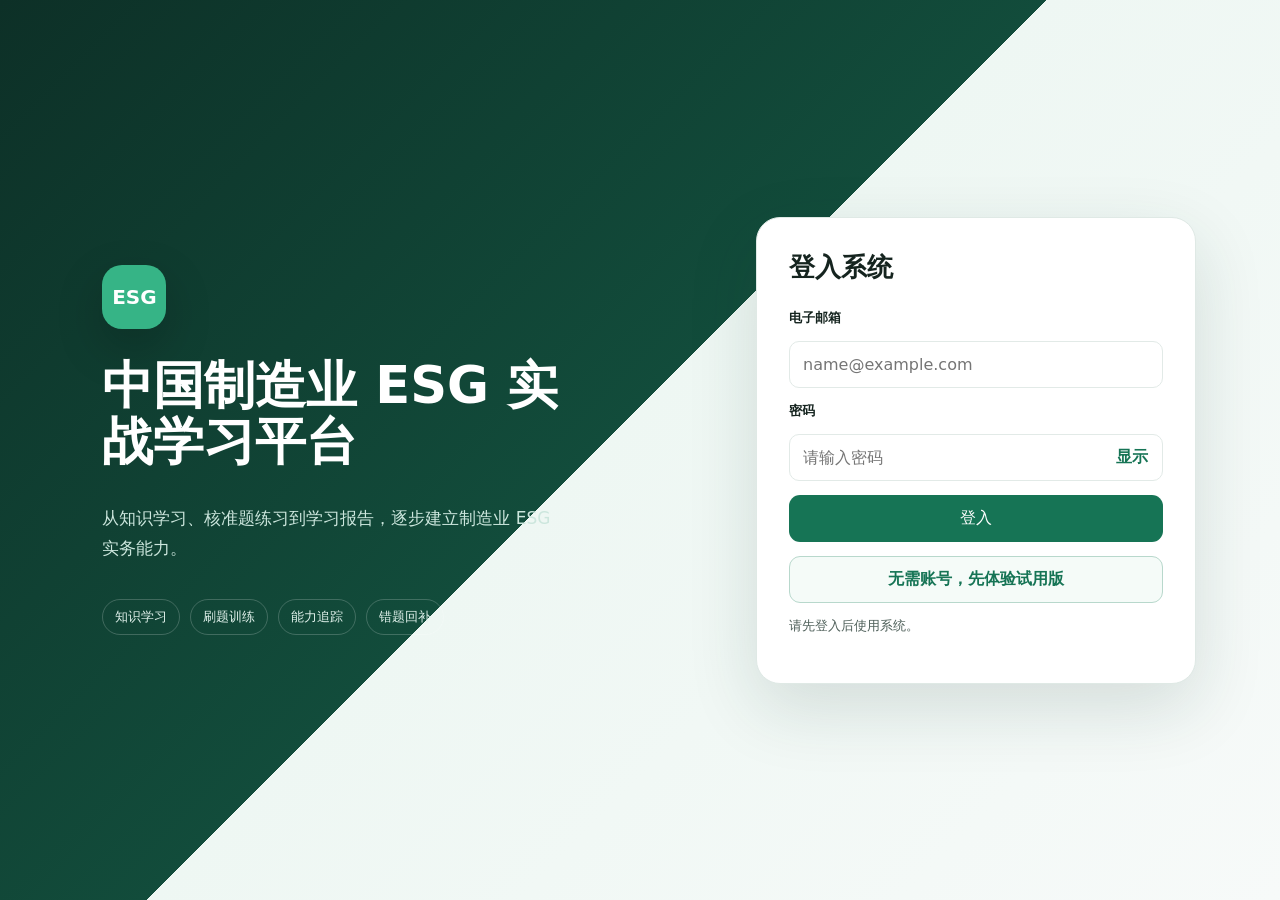
<file: index.html>
<!doctype html><html lang="zh-CN"><head><meta charset="utf-8"><meta name="viewport" content="width=device-width,initial-scale=1,viewport-fit=cover"><title>System-ESG｜中国制造业 ESG 实战能力平台</title>
<meta name="referrer" content="no-referrer"><link rel="icon" href="assets/favicon.svg" type="image/svg+xml"><link rel="stylesheet" href="assets/styles.css"><meta http-equiv="Content-Security-Policy" content="default-src 'self'; script-src 'self'; style-src 'self' 'unsafe-inline'; connect-src 'self' https://*.supabase.co wss://*.supabase.co; img-src 'self' data:; font-src 'self'; object-src 'none'; base-uri 'self'; form-action 'self'; upgrade-insecure-requests"></head><body class="auth-pending"><div class="app"><aside class="side"><div class="brand"><div class="logo">EC</div><div><b>ESG & Carbon</b><small>V3.7 历届考题版</small></div></div><nav class="nav" id="nav">
<button class="active" data-view="dash" aria-current="page">🏠 <span class="lab">学习总览</span></button><button data-view="learn">📚 <span class="lab">知识学习</span></button><button data-view="practice">📝 <span class="lab">刷题训练</span></button><button data-view="past37">🗂️ <span class="lab">历届考题</span></button><button data-view="exam">⏱️ <span class="lab">模拟考试</span></button><button data-view="wrong">🔁 <span class="lab">错题回补</span></button><button data-view="ability">🎯 <span class="lab">学习报告</span></button><button data-view="sources">🏛️ <span class="lab">官方资料库</span></button><button data-view="engine">⚙️ <span class="lab">题库说明</span></button></nav></aside><main class="main"><div class="top"><div><h1 id="title">学习总览</h1><p id="desc">查看学习进度、练习成果与能力追踪。</p></div><span class="badge" id="trackBadge">全体系学习</span></div>
<section class="view active" id="dash"><div class="hero"><div><div class="k" style="color:#a8d8c8">V4.1.11 正式版</div><h2>中国制造业 ESG 实战学习平台</h2><p>通过核准题练习、个性化学习与错题回补，持续追踪实务能力。</p><button class="btn" style="margin-top:13px;background:#fff;color:#103b30" data-onclick="go('practice')">开始练习</button></div><div class="big" id="heroProg">0%</div></div><div class="grid g4 section"><div class="card metric"><div><div class="k">核心知识点</div><div class="num" id="mKp">300</div><small>10 大模块</small></div><div class="mi">🧩</div></div><div class="card metric"><div><div class="k">题库总量</div><div class="num" id="mQ">15</div><small>当前法域核准题</small></div><div class="mi">📝</div></div><div class="card metric"><div><div class="k">已完成题目</div><div class="num" id="mDone">0</div><small id="mAcc">正确率 0%</small></div><div class="mi">✅</div></div><div class="card metric"><div><div class="k">错题待补</div><div class="num" id="mWrong">0</div><small>自动收集</small></div><div class="mi">🎯</div></div></div><div class="section"><div class="head"><h3>10 大学习模块</h3><span>按模块逐步推进</span></div><div class="modules" id="moduleCards"></div></div></section>
<section class="view" id="learn"><div class="controls"><select class="sel" id="learnModule"></select><input class="search" id="learnSearch" placeholder="搜索知识点、关键词"><button class="btn soft" data-onclick="renderLearnList()">筛选</button></div><div class="section kp-list" id="kpList"></div><div class="section hidden" id="kpDetail"></div></section>
<section class="view" id="practice"><div class="controls"><select class="sel" id="pModule"></select><select class="sel" id="pLevel"><option value="">全部难度</option><option>L1</option><option>L2</option><option>L3</option><option>L4</option></select><select class="sel" id="pType"><option value="">全部题型</option><option>单选</option><option>判断</option><option>计算</option><option>情境</option><option>实务</option></select><select class="sel" id="pOrigin"><option value="">全部来源</option><option value="D">D 官方衍生</option><option value="S">S 模拟题</option><option value="C">C 案例题</option></select><button class="btn primary" data-onclick="startPractice()">开始/重新抽题</button></div><div class="card section" id="practiceCard"><div class="empty">请选择条件并开始刷题。</div></div></section>
<section class="view" id="past37"><div class="controls past-controls37"><select class="sel" id="pastYear37"><option value="">全部年度</option></select><select class="sel" id="pastTopic37"><option value="">全部主题</option></select><button class="btn soft" id="pastReset37">重置本区进度</button></div><div class="grid g3 section"><div class="card center"><div class="k">已复习</div><div class="examnum" id="pastDone37">0 / 12</div></div><div class="card center"><div class="k">答题正确率</div><div class="examnum" id="pastAccuracy37">0%</div></div><div class="card center"><div class="k">待强化主题</div><div class="examnum past-weak37" id="pastWeak37">尚未作答</div></div></div><div class="past-notice37 section"><b>题库说明</b><span>依公开考纲与历届高频考点重构，用于训练命题重点与观念；不复制或冒充官方原题。</span></div><div class="past-layout37 section"><aside class="past-list37" id="pastList37"></aside><article class="card past-card37" id="pastCard37"></article></div></section>
<section class="view" id="exam"><div id="examSetup"><div class="note exam-availability41" id="examAvailability41"><b>当前中国法域可组卷：10 道核准题</b><br>20／50／100 题模式均超过可用题量，暂不开放；系统不会重复题目或以待审题补足。</div><div class="examsetup"><div class="card center"><div class="k">快速测验</div><div class="examnum">20</div><small>20 分钟</small><p><button class="btn primary" data-onclick="startExam(20,20)" disabled aria-disabled="true">开始</button></p><small class="exam-gate41 blocked">题量不足，需 20 题</small></div><div class="card center"><div class="k">标准模拟</div><div class="examnum">50</div><small>60 分钟</small><p><button class="btn primary" data-onclick="startExam(50,60)" disabled aria-disabled="true">开始</button></p><small class="exam-gate41 blocked">题量不足，需 50 题</small></div><div class="card center"><div class="k">完整模拟</div><div class="examnum">100</div><small>120 分钟</small><p><button class="btn primary" data-onclick="startExam(100,120)" disabled aria-disabled="true">开始</button></p><small class="exam-gate41 blocked">题量不足，需 100 题</small></div></div><div class="card section"><div class="head"><h3>组卷原则</h3><span>只使用当前法域核准题</span></div><p>系统按实际核准题池组卷，不显示即时答案；题量不足时停用对应模式，不重复抽题，也不使用待审题补足。</p></div></div><div id="examRun" class="hidden"></div><div id="examResult" class="hidden"></div></section>
<section class="view" id="wrong"><div class="grid g3"><div class="card center"><div class="k">当前错题</div><div class="examnum" id="wCount">0</div></div><div class="card center"><div class="k">覆盖考点</div><div class="examnum" id="wKp">0</div></div><div class="card center"><div class="k">补强模式</div><div style="margin-top:14px"><button class="btn primary" data-onclick="practiceWrong()">只刷错题</button></div></div></div><div class="card section" id="wrongList"></div></section>
<section class="view" id="ability"><div class="card"><div class="head"><h3>学习报告</h3><span>依据核准题真实作答动态计算</span></div><div id="abilityList"></div></div></section>
<section class="view" id="sources"><div class="grid g2" id="sourceCards"></div><div class="card section"><div class="head"><h3>资料使用规则</h3><span>避免“AI凭空出题”</span></div><p>每个知识点都绑定来源体系；题目以官方公开资料、标准框架和制造业实务进行摘要与衍生。ISO等付费标准不复制受版权保护的全文，仅使用公开范围与通用专业知识进行学习设计。</p></div></section>
<section class="view" id="engine"><div class="card"><div class="head"><h3>内容生产线</h3><span>系统底层逻辑</span></div><div style="display:grid;grid-template-columns:repeat(4,1fr);gap:9px" id="flow"><div class="note">① 官方/权威来源</div><div class="note">② 原子知识</div><div class="note">③ 核心考点</div><div class="note">④ 四层题型</div><div class="note">⑤ 候选题</div><div class="note">⑥ 答案验证</div><div class="note">⑦ 来源追溯</div><div class="note">⑧ 正式入库</div></div></div><div class="grid g2 section"><div class="card"><h3>题目标记</h3><p><span class="pill o">O 官方原题</span> 当前未冒充收录</p><p><span class="pill d">D 官方内容衍生</span> 以标准/官方资料为依据</p><p><span class="pill s">S 模拟题</span> 用于能力检验</p><p><span class="pill c">C 制造业案例</span> 强调实务判断</p></div><div class="card"><h3>当前题库规模</h3><div class="examnum" id="engineQCount">4,800</div><p><span id="engineKpCount">300</span> 个核心知识点 × 每点 16 道结构化题，覆盖 L1–L4、单选/判断/计算/情境/实务及 D/S/C 来源类型。所有数量由实际题库动态计算。</p></div></div></section>
</main></div><div class="toast" id="toast"></div>
<script src="assets/supabase.js"></script><script src="assets/runtime-config.js"></script><script src="assets/app-core-v41.js?v=4.1.11"></script><script src="assets/feedback.js?v=4.1.11"></script><script src="assets/simplify-v35.js?v=4.1.11"></script><script src="assets/account-admin-v36.js?v=4.1.11"></script><script src="assets/past-exams-v37.js?v=4.1.11"></script><script src="assets/mobile-v38.js?v=4.1.11"></script><script src="assets/venture-v39.js?v=4.1.11"></script><script src="assets/sync-v40.js?v=4.1.11"></script><script src="assets/gate1-v41.js?v=4.1.11"></script><script src="assets/gate2-v415.js?v=4.1.11"></script><script src="assets/gate3-v4111.js?v=4.1.11"></script></body></html>
</file>
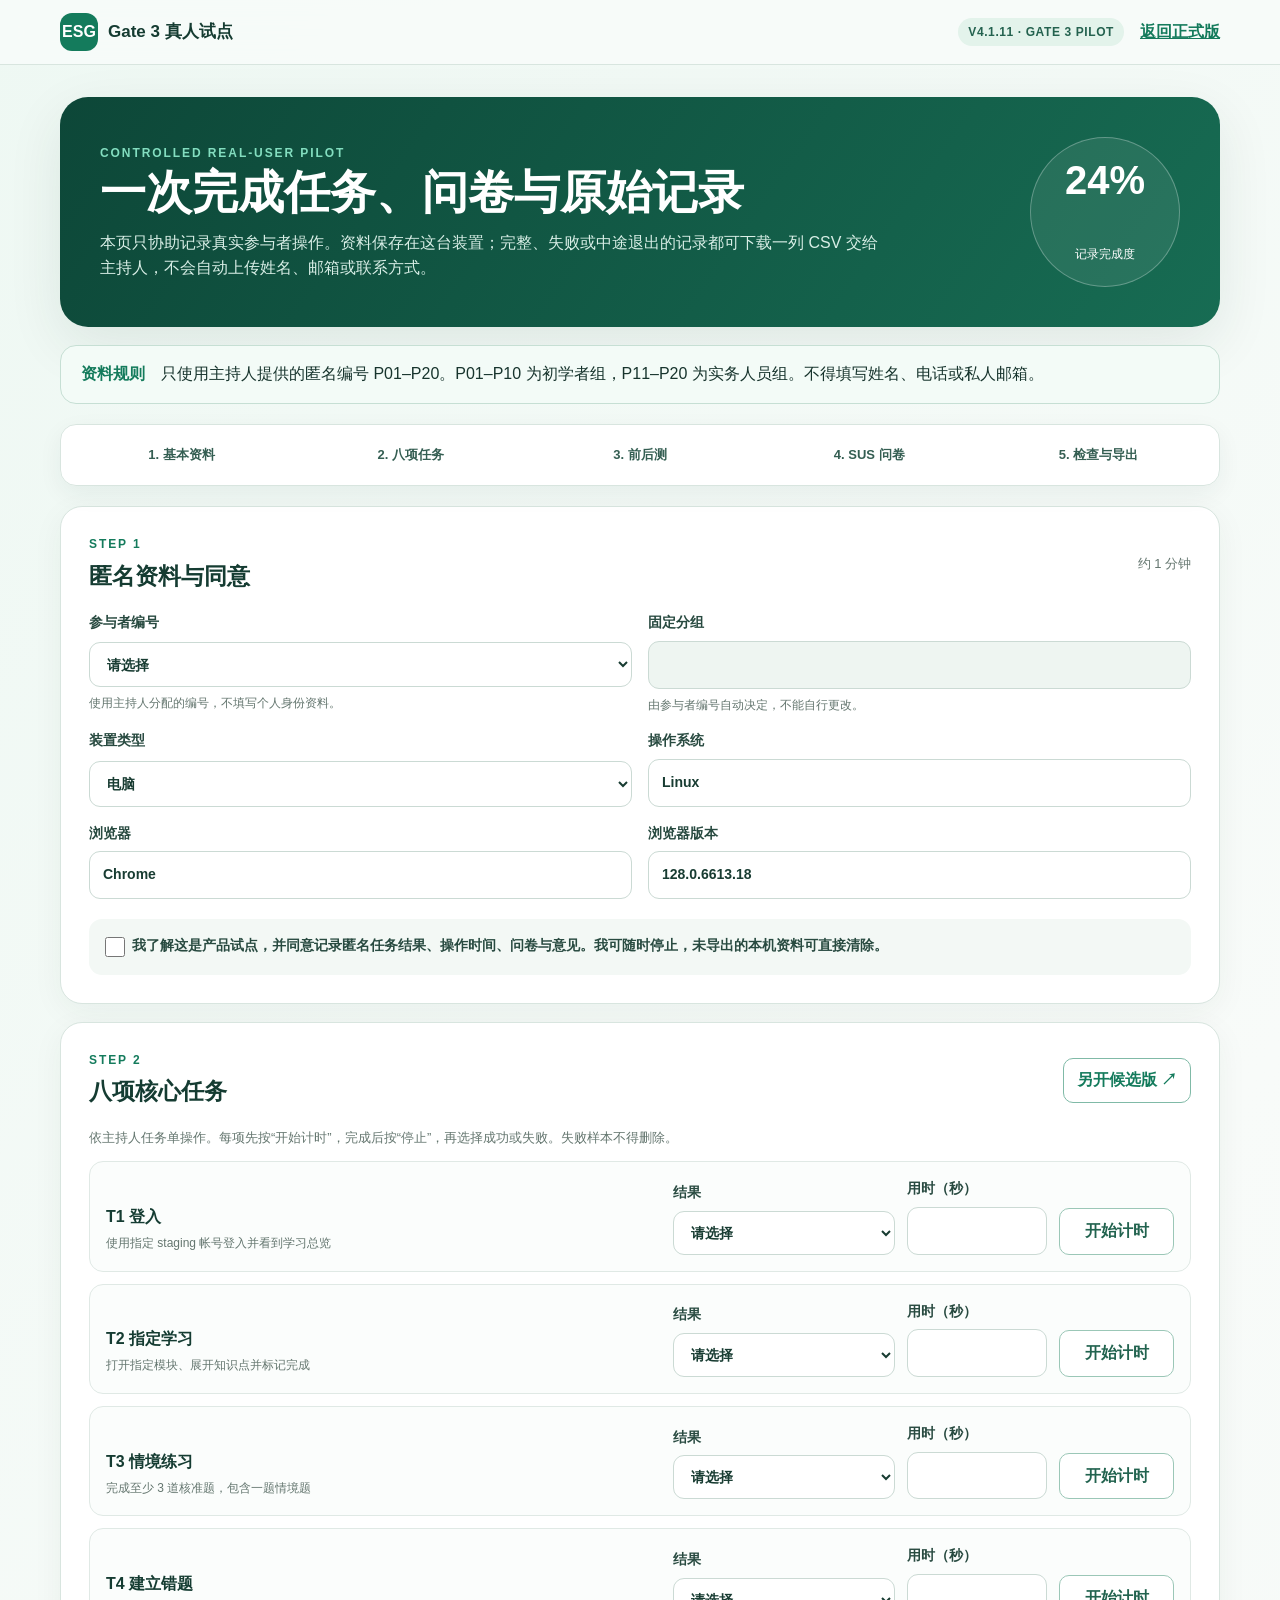
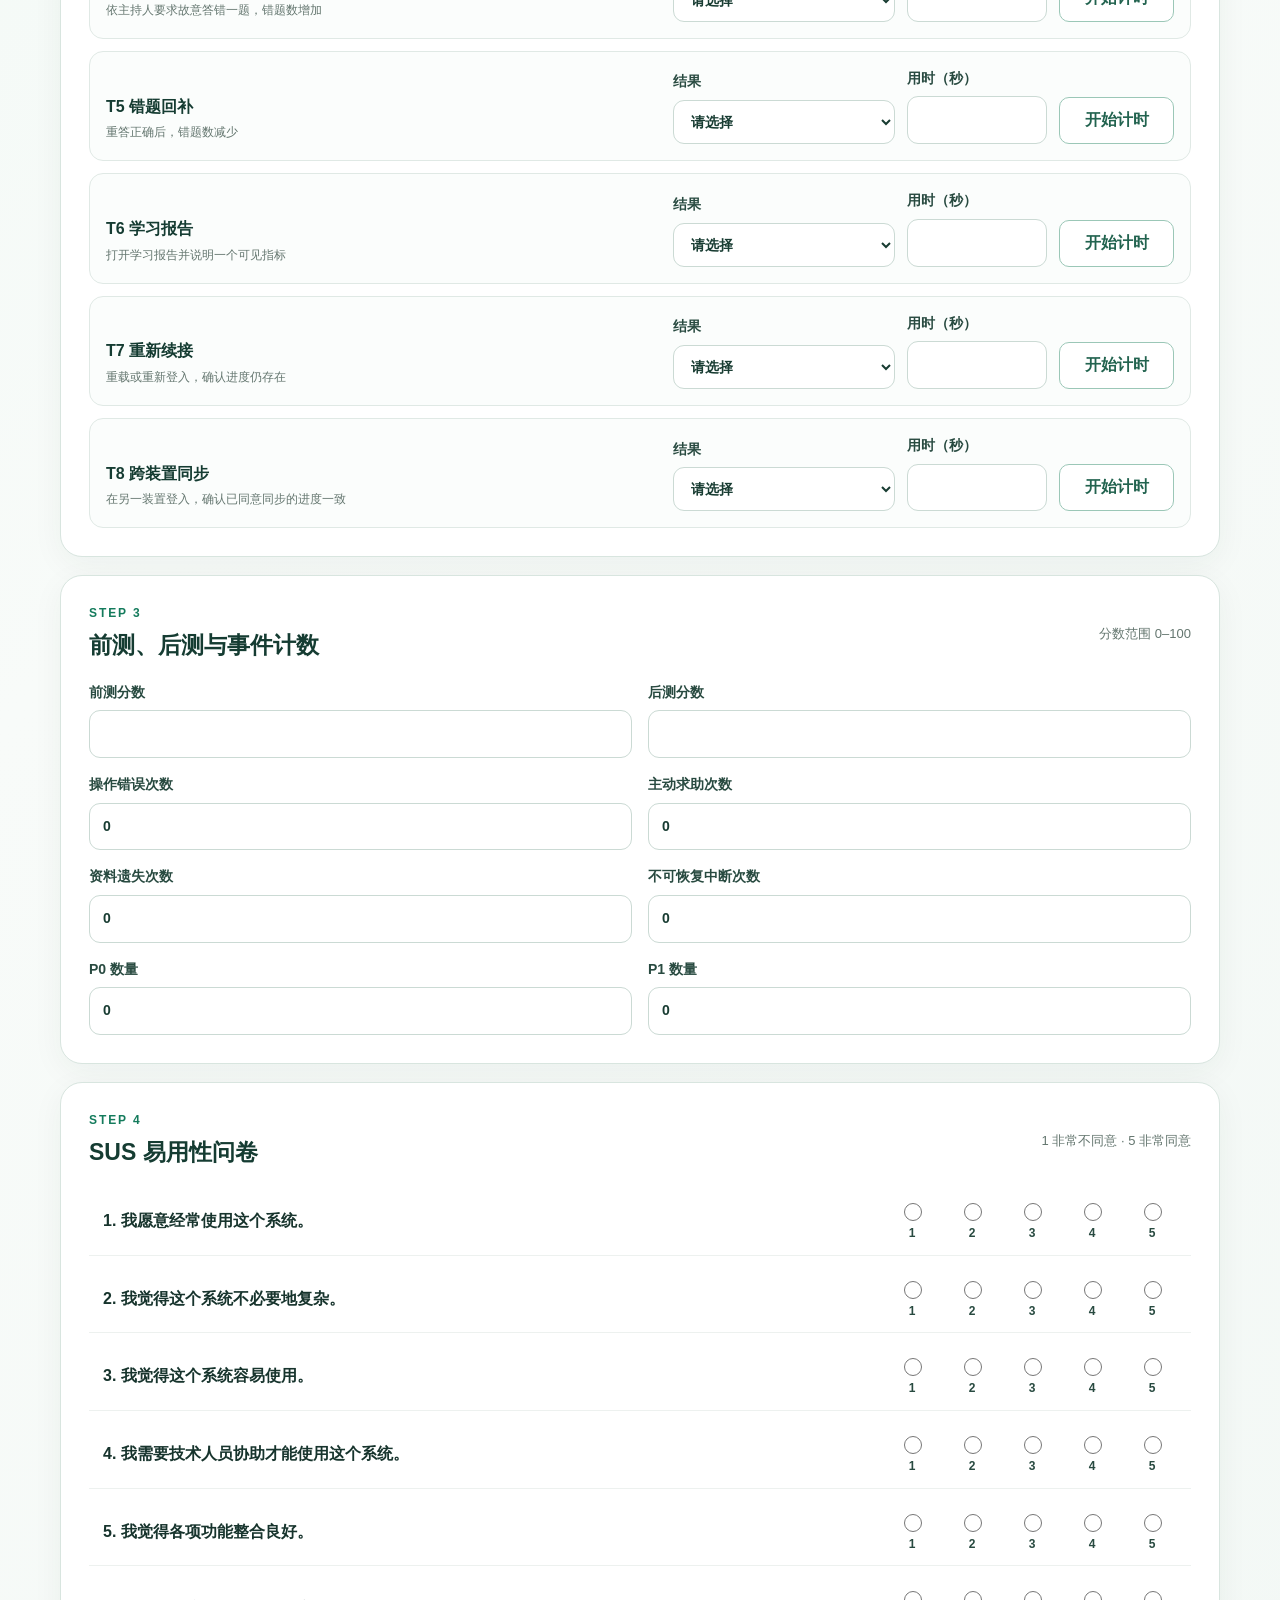
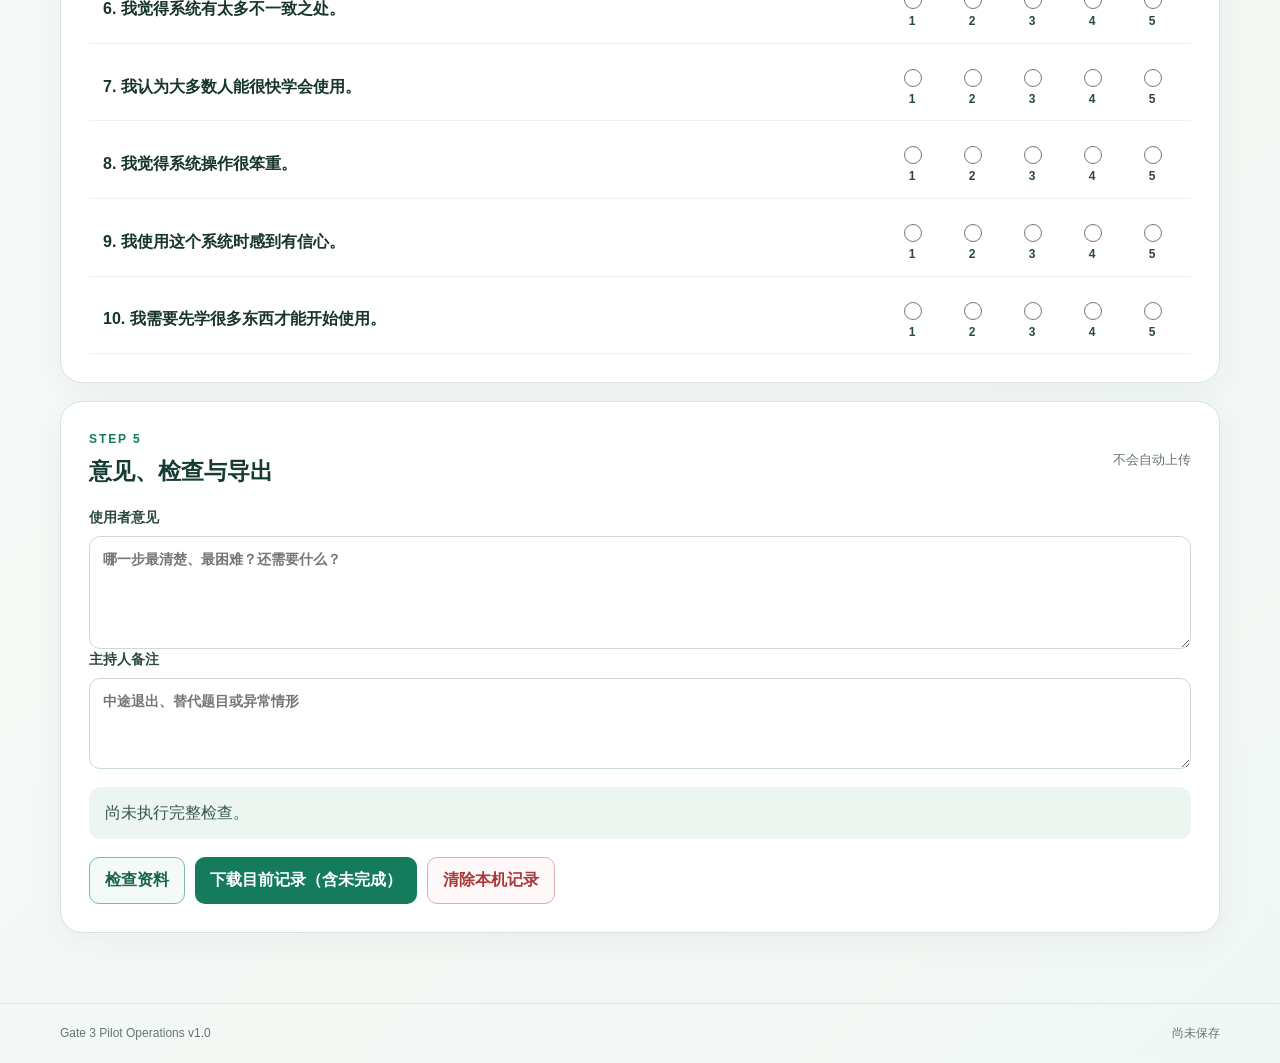
<file: pilot.html>
<!doctype html>
<html lang="zh-CN">
<head>
  <meta charset="utf-8">
  <meta name="viewport" content="width=device-width,initial-scale=1,viewport-fit=cover">
  <meta name="referrer" content="no-referrer">
  <meta http-equiv="Content-Security-Policy" content="default-src 'self'; script-src 'self'; style-src 'self'; img-src 'self' data:; font-src 'self'; object-src 'none'; base-uri 'self'; form-action 'self'">
  <title>System-ESG｜Gate 3 真人试点记录</title>
  <link rel="icon" href="assets/favicon.svg" type="image/svg+xml">
  <link rel="stylesheet" href="assets/pilot-v1.css?v=1.0.0">
</head>
<body>
  <header class="topbar">
    <a class="brand" href="index.html" aria-label="返回 System-ESG 首页"><span>ESG</span><b>Gate 3 真人试点</b></a>
    <div class="top-actions"><span class="badge">V4.1.11 · GATE 3 PILOT</span><a href="index.html">返回正式版</a></div>
  </header>

  <main>
    <section class="hero" aria-labelledby="pilotTitle">
      <div><p class="eyebrow">CONTROLLED REAL-USER PILOT</p><h1 id="pilotTitle">一次完成任务、问卷与原始记录</h1><p>本页只协助记录真实参与者操作。资料保存在这台装置；完整、失败或中途退出的记录都可下载一列 CSV 交给主持人，不会自动上传姓名、邮箱或联系方式。</p></div>
      <div class="hero-score" aria-label="完成进度"><strong id="completionPercent">0%</strong><span>记录完成度</span></div>
    </section>

    <aside class="notice" aria-label="试点资料规则">
      <b>资料规则</b>
      <span>只使用主持人提供的匿名编号 P01–P20。P01–P10 为初学者组，P11–P20 为实务人员组。不得填写姓名、电话或私人邮箱。</span>
    </aside>

    <nav class="steps" aria-label="试点记录步骤">
      <a href="#setup">1. 基本资料</a><a href="#tasks">2. 八项任务</a><a href="#scores">3. 前后测</a><a href="#sus">4. SUS 问卷</a><a href="#export">5. 检查与导出</a>
    </nav>

    <form id="pilotForm" novalidate>
      <section class="panel" id="setup" aria-labelledby="setupTitle">
        <div class="section-head"><div><p>STEP 1</p><h2 id="setupTitle">匿名资料与同意</h2></div><span>约 1 分钟</span></div>
        <div class="grid two">
          <label>参与者编号<select id="participant_id" required aria-describedby="participantHelp"><option value="">请选择</option></select><small id="participantHelp">使用主持人分配的编号，不填写个人身份资料。</small></label>
          <label>固定分组<input id="segment" readonly aria-readonly="true"><small>由参与者编号自动决定，不能自行更改。</small></label>
          <label>装置类型<select id="device" required><option value="">请选择</option><option value="desktop">电脑</option><option value="mobile">手机</option><option value="tablet">平板</option></select></label>
          <label>操作系统<input id="os" required autocomplete="off"></label>
          <label>浏览器<input id="browser" required autocomplete="off"></label>
          <label>浏览器版本<input id="browser_version" required autocomplete="off"></label>
        </div>
        <label class="consent"><input id="pilotConsent" type="checkbox" required> <span>我了解这是产品试点，并同意记录匿名任务结果、操作时间、问卷与意见。我可随时停止，未导出的本机资料可直接清除。</span></label>
      </section>

      <section class="panel" id="tasks" aria-labelledby="tasksTitle">
        <div class="section-head"><div><p>STEP 2</p><h2 id="tasksTitle">八项核心任务</h2></div><a class="launch" href="index.html" target="_blank" rel="noopener">另开候选版 ↗</a></div>
        <p class="help">依主持人任务单操作。每项先按“开始计时”，完成后按“停止”，再选择成功或失败。失败样本不得删除。</p>
        <div class="task-list" id="taskList"></div>
      </section>

      <section class="panel" id="scores" aria-labelledby="scoresTitle">
        <div class="section-head"><div><p>STEP 3</p><h2 id="scoresTitle">前测、后测与事件计数</h2></div><span>分数范围 0–100</span></div>
        <div class="grid two">
          <label>前测分数<input id="pre_score" type="number" min="0" max="100" step="1" inputmode="numeric" required></label>
          <label>后测分数<input id="post_score" type="number" min="0" max="100" step="1" inputmode="numeric" required></label>
          <label>操作错误次数<input id="operation_error_count" type="number" min="0" step="1" value="0" inputmode="numeric" required></label>
          <label>主动求助次数<input id="help_count" type="number" min="0" step="1" value="0" inputmode="numeric" required></label>
          <label>资料遗失次数<input id="data_loss_count" type="number" min="0" step="1" value="0" inputmode="numeric" required></label>
          <label>不可恢复中断次数<input id="unrecoverable_block_count" type="number" min="0" step="1" value="0" inputmode="numeric" required></label>
          <label>P0 数量<input id="p0_count" type="number" min="0" step="1" value="0" inputmode="numeric" required></label>
          <label>P1 数量<input id="p1_count" type="number" min="0" step="1" value="0" inputmode="numeric" required></label>
        </div>
      </section>

      <section class="panel" id="sus" aria-labelledby="susTitle">
        <div class="section-head"><div><p>STEP 4</p><h2 id="susTitle">SUS 易用性问卷</h2></div><span>1 非常不同意 · 5 非常同意</span></div>
        <div id="susList" class="sus-list"></div>
      </section>

      <section class="panel" id="export" aria-labelledby="exportTitle">
        <div class="section-head"><div><p>STEP 5</p><h2 id="exportTitle">意见、检查与导出</h2></div><span>不会自动上传</span></div>
        <label>使用者意见<textarea id="feedback" rows="4" maxlength="1000" placeholder="哪一步最清楚、最困难？还需要什么？"></textarea></label>
        <label>主持人备注<textarea id="notes" rows="3" maxlength="1000" placeholder="中途退出、替代题目或异常情形"></textarea></label>
        <div class="validation" id="validationResult" role="status" aria-live="polite">尚未执行完整检查。</div>
        <div class="actions"><button class="secondary" id="validatePilot" type="button">检查资料</button><button class="primary" id="exportPilot" type="button">下载目前记录（含未完成）</button><button class="danger" id="resetPilot" type="button">清除本机记录</button></div>
      </section>
    </form>
  </main>

  <footer><span>Gate 3 Pilot Operations v1.0</span><span id="saveState" role="status" aria-live="polite">尚未保存</span></footer>
  <script src="assets/pilot-v1.js?v=1.0.0" defer></script>
</body>
</html>
</file>
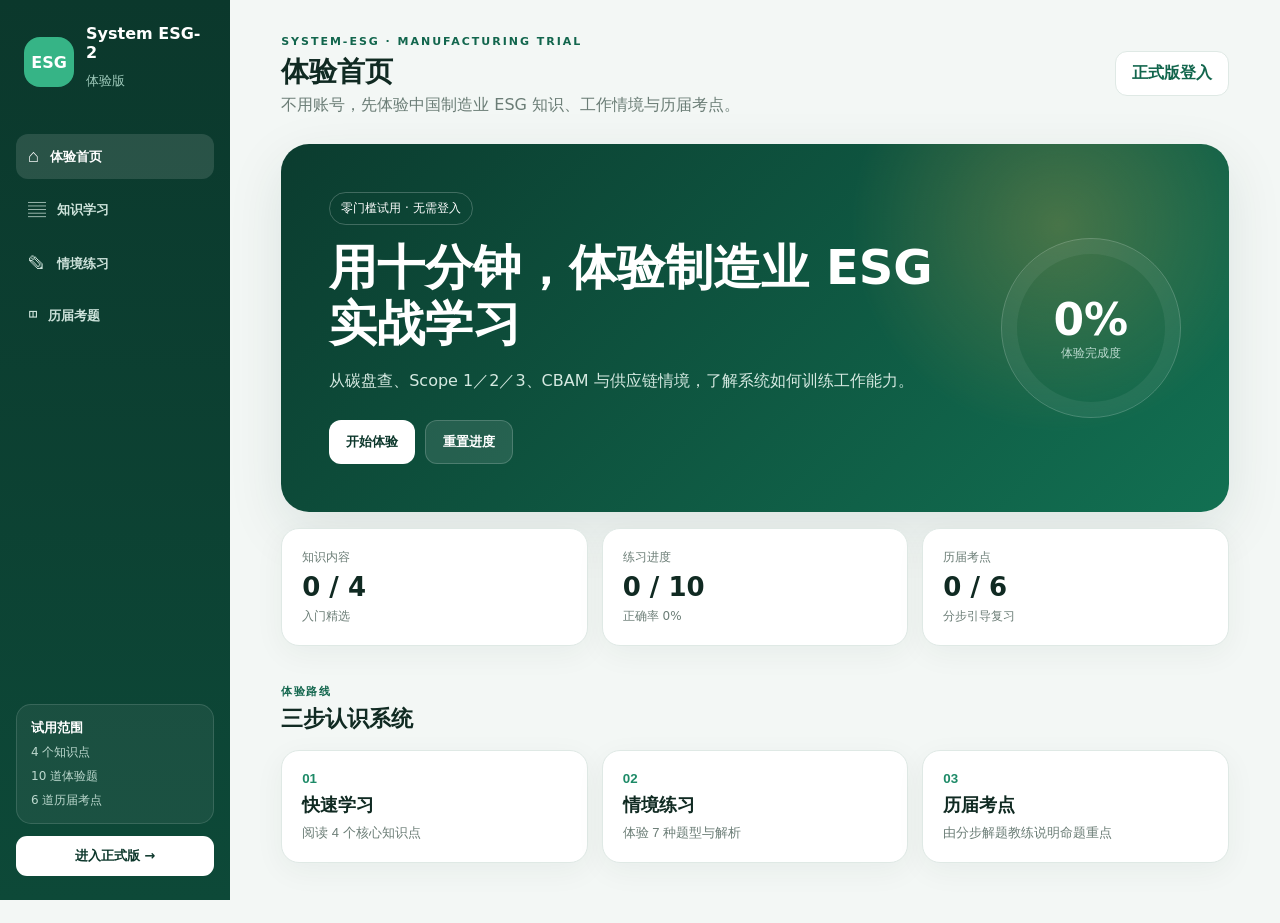
<file: trial.html>
<!doctype html>
<html lang="zh-CN">
<head>
  <meta charset="utf-8">
  <meta name="viewport" content="width=device-width,initial-scale=1,viewport-fit=cover">
  <meta name="referrer" content="no-referrer">
  <meta http-equiv="Content-Security-Policy" content="default-src 'self'; script-src 'self'; style-src 'self'; img-src 'self' data:; font-src 'self'; object-src 'none'; base-uri 'self'; form-action 'self'">
  <title>System-ESG｜中国制造业 ESG 实战体验</title>
  <link rel="icon" href="assets/favicon.svg" type="image/svg+xml">
  <link rel="stylesheet" href="assets/trial-v1.css">
</head>
<body>
  <div class="trial-app">
    <aside class="trial-side">
      <a class="trial-brand" href="trial.html" aria-label="System ESG-2 试用版首页"><span>ESG</span><b>System ESG-2</b><small>体验版</small></a>
      <nav id="trialNav" aria-label="试用版功能">
        <button class="active" data-view="overview"><span>⌂</span><b>体验首页</b></button>
        <button data-view="learn"><span>▤</span><b>知识学习</b></button>
        <button data-view="practice"><span>✎</span><b>情境练习</b></button>
        <button data-view="past"><span>◫</span><b>历届考题</b></button>
      </nav>
      <div class="trial-limit"><strong>试用范围</strong><span>4 个知识点</span><span>10 道体验题</span><span>6 道历届考点</span></div>
      <a class="official-link" href="index.html">进入正式版 →</a>
    </aside>

    <main class="trial-main">
      <header class="trial-top"><div><span class="eyebrow">SYSTEM-ESG · MANUFACTURING TRIAL</span><h1 id="viewTitle">体验首页</h1><p id="viewDesc">不用账号，先体验中国制造业 ESG 知识、工作情境与历届考点。</p></div><a class="top-cta" href="index.html">正式版登入</a></header>

      <section class="trial-view active" id="overview">
        <div class="trial-hero"><div><span class="hero-tag">零门槛试用 · 无需登入</span><h2>用十分钟，体验制造业 ESG 实战学习</h2><p>从碳盘查、Scope 1／2／3、CBAM 与供应链情境，了解系统如何训练工作能力。</p><div class="hero-actions"><button class="primary" data-go="learn">开始体验</button><button class="ghost" id="resetTrial">重置进度</button></div></div><div class="progress-orbit"><strong id="heroProgress">0%</strong><span>体验完成度</span></div></div>
        <div class="metric-grid"><article><span>知识内容</span><strong id="learnedCount">0 / 4</strong><small>入门精选</small></article><article><span>练习进度</span><strong id="answeredCount">0 / 10</strong><small id="accuracyText">正确率 0%</small></article><article><span>历届考点</span><strong id="pastReviewedCount">0 / 6</strong><small>分步引导复习</small></article></div>
        <div class="section-head"><div><span>体验路线</span><h3>三步认识系统</h3></div></div>
        <div class="route-grid"><button data-go="learn"><i>01</i><b>快速学习</b><span>阅读 4 个核心知识点</span></button><button data-go="practice"><i>02</i><b>情境练习</b><span>体验 7 种题型与解析</span></button><button data-go="past"><i>03</i><b>历届考点</b><span>由分步解题教练说明命题重点</span></button></div>
      </section>

      <section class="trial-view" id="learn">
        <div class="section-head"><div><span>精选模块 01</span><h3>ESG 与碳管理入门</h3></div><em>正式版提供完整模块与法规路径</em></div>
        <div class="lesson-layout"><div class="lesson-list" id="lessonList"></div><article class="lesson-detail" id="lessonDetail"><div class="empty-state">选择一个知识点开始学习。</div></article></div>
      </section>

      <section class="trial-view" id="practice">
        <div class="section-head"><div><span>互动练习</span><h3>从情境判断到计算</h3></div><em id="practiceMeta">共 10 题</em></div>
        <div class="question-card" id="practiceCard"></div>
      </section>

      <section class="trial-view" id="past">
        <div class="section-head"><div><span>分步解题引导</span><h3>历届考点训练</h3></div><em>6 道高频考点重构题</em></div>
        <div class="past-notice"><b>题库说明</b><span>依公开考纲与近年高频考点重构，用于训练命题重点与观念；不复制或冒充官方原题。</span></div>
        <div class="past-layout"><aside class="past-list" id="pastList"></aside><article class="past-card" id="pastCard"></article></div>
      </section>

    </main>
  </div>
  <div class="trial-toast" id="trialToast" role="status" aria-live="polite"></div>
  <script src="assets/trial-v1.js" defer></script>
</body>
</html>
</file>
<file: assets/styles.css>
:root{--bg:#f4f7f7;--panel:#fff;--text:#15241f;--muted:#6d7b76;--line:#e2eae7;--pri:#167455;--pri2:#e2f4ed;--dark:#103b30;--warn:#b8750a;--bad:#b44343;--blue:#315f9d;--shadow:0 10px 30px rgba(20,50,40,.08);--r:18px}*{box-sizing:border-box}body{margin:0;background:var(--bg);color:var(--text);font-family:Inter,"PingFang SC","Microsoft YaHei",system-ui,sans-serif}button,select,input{font:inherit}.app{display:grid;grid-template-columns:245px 1fr;min-height:100vh}.side{background:linear-gradient(180deg,#103b30,#0c2e26);color:#fff;padding:18px 14px;position:sticky;top:0;height:100vh;overflow:auto}.brand{display:flex;gap:11px;align-items:center;padding:4px 8px 20px}.logo{width:44px;height:44px;border-radius:14px;background:#36b486;display:grid;place-items:center;font-weight:900}.brand b{font-size:15px}.brand small{display:block;color:#a8ccc0;margin-top:3px}.nav{display:grid;gap:6px}.nav button{border:0;background:transparent;color:#d8ebe5;border-radius:11px;padding:11px 12px;text-align:left;cursor:pointer}.nav button.active,.nav button:hover{background:rgba(255,255,255,.11);color:#fff}.main{padding:24px 28px 40px;min-width:0}.top{display:flex;justify-content:space-between;gap:16px;align-items:center;margin-bottom:20px}.top h1{font-size:24px;margin:0 0 4px}.top p{margin:0;color:var(--muted);font-size:13px}.badge{background:var(--panel);border:1px solid var(--line);padding:8px 11px;border-radius:999px;font-size:12px;color:var(--muted)}.view{display:none}.view.active{display:block}.grid{display:grid;gap:14px}.g4{grid-template-columns:repeat(4,1fr)}.g3{grid-template-columns:repeat(3,1fr)}.g2{grid-template-columns:repeat(2,1fr)}.card{background:var(--panel);border:1px solid var(--line);border-radius:var(--r);box-shadow:var(--shadow);padding:17px}.hero{background:linear-gradient(135deg,#103b30,#167455);color:#fff;border-radius:23px;padding:23px;display:flex;justify-content:space-between;gap:20px;align-items:center}.hero h2{margin:5px 0 7px;font-size:25px}.hero p{margin:0;color:#d8eee7;line-height:1.6}.hero .big{font-size:42px;font-weight:900;white-space:nowrap}.k{font-size:11px;font-weight:800;color:var(--muted);letter-spacing:.05em;text-transform:uppercase}.num{font-size:29px;font-weight:900;margin-top:5px}.metric{display:flex;justify-content:space-between;gap:10px}.mi{font-size:24px;width:46px;height:46px;background:var(--pri2);border-radius:14px;display:grid;place-items:center}.section{margin-top:16px}.head{display:flex;justify-content:space-between;align-items:end;gap:12px;margin-bottom:10px}.head h3{margin:0;font-size:17px}.head span{font-size:12px;color:var(--muted)}.modules{display:grid;grid-template-columns:repeat(2,1fr);gap:13px}.module{cursor:pointer;transition:.18s}.module:hover{transform:translateY(-2px)}.mrow{display:flex;justify-content:space-between;gap:10px}.micon{font-size:29px}.bar{height:8px;background:#edf2f0;border-radius:99px;overflow:hidden}.bar i{display:block;height:100%;background:var(--pri);border-radius:99px}.pill{display:inline-block;padding:4px 7px;border-radius:999px;font-size:11px;background:#eef3f1;color:#51615b}.pill.o{background:#e4f4eb;color:#177351}.pill.d{background:#e8f0fb;color:#315f9d}.pill.s{background:#fff0da;color:#9a6205}.pill.c{background:#f0e9fa;color:#6b479f}.btn{border:0;border-radius:11px;padding:10px 14px;cursor:pointer}.primary{background:var(--pri);color:#fff}.soft{background:var(--pri2);color:var(--dark)}.danger{background:#fae9e9;color:#9b3434}.controls{display:flex;gap:8px;flex-wrap:wrap}.sel,.search{border:1px solid var(--line);background:#fff;border-radius:10px;padding:9px 10px}.search{min-width:260px}.kp-list{display:grid;grid-template-columns:repeat(3,1fr);gap:12px}.kp{cursor:pointer;min-height:160px}.kp h4{margin:8px 0}.kp p{font-size:12.5px;color:var(--muted);line-height:1.55}.kp .foot{display:flex;justify-content:space-between;align-items:center;margin-top:10px}.learn-detail{display:grid;grid-template-columns:1.15fr .85fr;gap:14px}.note{background:#f4f8f6;border-radius:14px;padding:13px;line-height:1.6}.tags{display:flex;gap:6px;flex-wrap:wrap}.q{font-size:18px;line-height:1.65;margin:14px 0}.opts{display:grid;gap:9px}.opt{padding:12px 13px;border:1px solid var(--line);border-radius:12px;cursor:pointer;background:#fff}.opt:hover{border-color:#9fcbbc}.opt.chosen{border-color:var(--pri);background:#f0faf6}.opt.good{border-color:#54a881;background:#ebf8f2}.opt.bad{border-color:#c86b6b;background:#fff0f0}.answer{display:none;margin-top:13px;background:#f4f8f6;border-left:4px solid var(--pri);padding:13px;border-radius:12px;line-height:1.55}.qnav{display:flex;justify-content:space-between;align-items:center;margin-top:14px}.table{width:100%;border-collapse:collapse;font-size:12.5px}.table th,.table td{padding:10px;border-bottom:1px solid var(--line);text-align:left}.table th{color:var(--muted)}.examsetup{display:grid;grid-template-columns:repeat(3,1fr);gap:12px}.center{text-align:center}.examnum{font-size:38px;font-weight:900;color:var(--pri)}.timer{font-weight:900;font-variant-numeric:tabular-nums}.hidden{display:none!important}.resultHero{padding:22px;text-align:center}.score{font-size:58px;font-weight:900;color:var(--pri)}.wrongrow{border-bottom:1px solid var(--line);padding:12px 0}.src a{color:var(--pri);text-decoration:none}.src a:hover{text-decoration:underline}.empty{text-align:center;color:var(--muted);padding:30px}.toast{position:fixed;right:22px;bottom:22px;background:#173f33;color:#fff;padding:11px 14px;border-radius:11px;opacity:0;transform:translateY(8px);transition:.2s;pointer-events:none}.toast.show{opacity:1;transform:translateY(0)}
@media(max-width:1050px){.app{grid-template-columns:78px 1fr}.brand div:last-child,.nav .lab{display:none}.nav button{text-align:center}.g4{grid-template-columns:repeat(2,1fr)}.kp-list{grid-template-columns:repeat(2,1fr)}}@media(max-width:760px){.app{display:block}.side{height:auto;position:static}.brand{display:none}.nav{grid-auto-flow:column;grid-auto-columns:max-content;overflow:auto}.main{padding:16px}.g4,.g3,.g2,.modules,.kp-list,.learn-detail,.examsetup{grid-template-columns:1fr}.top{align-items:flex-start}.hero{align-items:flex-start;flex-direction:column}.search{min-width:100%;width:100%}}
.feedback-layout{align-items:start}.feedback-field{display:block;width:100%;margin:8px 0 16px}.feedback-textarea{display:block;width:100%;min-height:180px;margin:8px 0;resize:vertical}.feedback-status{min-height:24px}.feedback-status.success{color:#16734a}.feedback-status.error{color:#a12d2d}.feedback-row{border:1px solid var(--line);border-radius:14px;padding:16px;margin:12px 0;background:#fff}.feedback-body{white-space:pre-wrap;overflow-wrap:anywhere}.feedback-review-controls{display:grid;grid-template-columns:minmax(140px,180px) 1fr auto;gap:10px;align-items:start;margin-top:12px}.feedback-review-controls textarea{min-height:72px;resize:vertical}@media(max-width:760px){.feedback-review-controls{grid-template-columns:1fr}}

/* V3.5 simplified entry: the learning system stays hidden until Auth resolves. */
.login-gate35[hidden]{display:none}
.trial-entry35{display:block;text-align:center;padding:12px;border:1px solid #b8d8cc;border-radius:11px;color:var(--pri);text-decoration:none;font-weight:800;background:#f5fbf8}.trial-entry35:hover{background:var(--pri2)}
.account-create36{display:grid;grid-template-columns:1.2fr 1fr 1fr .8fr auto;gap:8px;align-items:center}.account-create36 .search{min-width:0;width:100%}.table-scroll36{overflow:auto}.account-table36{min-width:850px}.mfa-modal36{position:fixed;inset:0;z-index:1000;background:rgba(7,35,28,.72);display:grid;place-items:center;padding:20px}.mfa-modal36[hidden]{display:none}.mfa-card36{position:relative;width:min(460px,100%);background:#fff;border-radius:22px;padding:28px;box-shadow:0 24px 80px rgba(0,0,0,.3)}.mfa-card36 img{display:block;width:210px;height:210px;margin:16px auto}.mfa-card36 code{display:block;overflow-wrap:anywhere;text-align:center}.mfa-close36{position:absolute;right:16px;top:12px;border:0;background:none;font-size:28px;cursor:pointer}.mfa-card36 .search{width:100%;min-width:0}@media(max-width:1000px){.account-create36{grid-template-columns:1fr 1fr}.account-create36 .btn{grid-column:1/-1}}@media(max-width:620px){.account-create36{grid-template-columns:1fr}}
body.auth-pending .app,body.auth-required .app{display:none}.login-gate35{min-height:100vh;display:grid;grid-template-columns:minmax(300px,1.05fr) minmax(360px,.95fr);background:linear-gradient(135deg,#0d3027 0%,#124c3b 48%,#eef7f3 48%,#f7faf9 100%)}.login-story35{color:#fff;padding:clamp(42px,8vw,110px);display:flex;flex-direction:column;justify-content:center}.login-mark35{width:64px;height:64px;border-radius:20px;background:#36b486;display:grid;place-items:center;font-size:20px;font-weight:900;box-shadow:0 18px 48px rgba(0,0,0,.2)}.login-story35 h1{font-size:clamp(34px,4vw,56px);line-height:1.1;margin:28px 0 16px}.login-story35 p{max-width:620px;color:#cce6dd;font-size:17px;line-height:1.8}.login-points35{display:flex;gap:10px;flex-wrap:wrap;margin-top:18px}.login-points35 span{padding:8px 12px;border:1px solid rgba(255,255,255,.2);border-radius:999px;color:#e0f1eb;font-size:13px}.login-panel35{display:flex;align-items:center;justify-content:center;padding:32px}.login-card35{width:min(440px,100%);background:#fff;border:1px solid #dfe9e5;border-radius:24px;padding:32px;box-shadow:0 24px 70px rgba(24,58,47,.14)}.login-card35 h2{margin:0 0 8px;font-size:26px}.login-card35>p{color:var(--muted);line-height:1.6}.login-form35{display:grid;gap:14px;margin-top:24px}.login-form35 label{font-size:13px;font-weight:800}.login-form35 .search{width:100%;min-width:0;padding:13px}.login-form35 .btn{padding:13px}.login-help35{border:0;background:none;color:var(--pri);padding:4px;cursor:pointer;text-align:left}.login-status35{min-height:22px;color:var(--muted);font-size:13px;line-height:1.5}.login-status35.error{color:var(--bad)}.login-status35.success{color:var(--pri)}.login-foot35{margin-top:24px!important;font-size:12px!important}.top-actions35{display:flex;gap:9px;align-items:center;flex-wrap:wrap;justify-content:flex-end}.top-user35{font-size:12px;color:var(--muted);max-width:220px;overflow:hidden;text-overflow:ellipsis}.admin-entry35[hidden]{display:none}.backend35 .card:first-child{display:none}@media(max-width:820px){.login-gate35{grid-template-columns:1fr;background:linear-gradient(160deg,#0d3027 0,#124c3b 36%,#f4f8f6 36%)}.login-story35{padding:36px 24px 70px}.login-story35 h1{font-size:34px}.login-panel35{padding:0 18px 36px;margin-top:-40px}.login-card35{padding:25px}.top-actions35 .top-user35{display:none}}
/* V3.7 AI-guided past-exam area */
.past-weak37{font-size:22px}.past-notice37{display:flex;gap:10px;align-items:flex-start;background:#fff8e8;border:1px solid #ecd8a9;border-radius:14px;padding:13px 16px;font-size:13px;line-height:1.6}.past-notice37 b{color:#8a6716;white-space:nowrap}.past-notice37 span{color:#6d6249}.past-layout37{display:grid;grid-template-columns:280px minmax(0,1fr);gap:16px}.past-list37{display:grid;gap:9px;align-content:start}.past-item37{position:relative;border:1px solid var(--line);background:#fff;border-radius:14px;padding:14px;text-align:left;color:var(--text);cursor:pointer}.past-item37 span,.past-item37 small{display:block;color:var(--muted);font-size:10px}.past-item37 b{display:block;margin:5px 0}.past-item37.active,.past-item37:hover{border-color:#8dc6b1;background:var(--pri2)}.past-item37.done:after{content:'已复习';position:absolute;right:12px;top:12px;color:var(--pri);font-size:10px}.past-card37{min-height:590px}.past-card37 h2{font-size:22px;line-height:1.65;margin:24px 0 18px}.past-meta37{display:flex;justify-content:space-between;gap:12px;font-size:12px;color:var(--muted)}.past-meta37 span{color:var(--pri);font-weight:900}.ai-guide37{display:flex;gap:13px;background:linear-gradient(135deg,#edf8f4,#f7fbf9);border:1px solid #cfe9df;border-radius:16px;padding:16px;margin-top:18px}.ai-avatar37{flex:0 0 38px;height:38px;border-radius:12px;background:var(--pri);color:#fff;display:grid;place-items:center;font-size:12px;font-weight:900}.ai-guide37 p{margin:5px 0;color:#3f5a51;line-height:1.6}.ai-guide37 ol{margin:12px 0 0;padding:0;list-style:none;display:grid;gap:7px}.ai-guide37 li{background:#fff;border-radius:10px;padding:9px 10px;font-size:13px;color:#4c625a}.ai-guide37 li b{color:var(--pri);margin-right:8px}.ai-guide37 button{border:0;background:none;color:var(--pri);padding:8px 0 0;font-weight:900;cursor:pointer}.past-options37 button{width:100%;font:inherit}.ai-review37{margin-top:18px;background:#f6f8f7;border-radius:16px;padding:17px}.ai-review-title37{display:flex;gap:10px;align-items:center;margin-bottom:14px}.ai-review37 dl{margin:0;display:grid;gap:10px}.ai-review37 dl div{display:grid;grid-template-columns:90px 1fr;gap:12px;border-top:1px solid var(--line);padding-top:10px}.ai-review37 dt{font-weight:900;color:var(--pri)}.ai-review37 dd{margin:0;line-height:1.65;color:#496159}.past-actions37{margin-top:22px}@media(max-width:1050px){.past-layout37{grid-template-columns:1fr}.past-list37{grid-template-columns:repeat(3,1fr)}}@media(max-width:760px){.past-notice37{display:block}.past-notice37 b{display:block;margin-bottom:4px}.past-list37{display:flex;overflow:auto}.past-item37{min-width:155px}.past-card37{min-height:0}.ai-review37 dl div{grid-template-columns:1fr;gap:4px}.past-controls37 .sel,.past-controls37 .btn{width:100%}}

/* V3.8 mobile navigation, touch targets and resumable exam */
.mobile-nav38,.mobile-more38{display:none}.mobile-more38[hidden]{display:none!important}.password-wrap38{position:relative}.password-wrap38 .search{padding-right:62px}.password-toggle38{position:absolute;right:7px;top:50%;transform:translateY(-50%);border:0;background:transparent;color:var(--pri);font-weight:800;cursor:pointer;padding:8px}.exam-resume38{display:flex;justify-content:space-between;align-items:center;gap:16px;margin-bottom:14px;border-color:#9fcbbc;background:#f0faf6}.exam-resume38 span{display:block;color:var(--pri);font-size:12px;font-weight:900;margin-bottom:5px}.exam-resume38 b{display:block}.exam-resume38>div:last-child{display:flex;gap:8px;flex-shrink:0}
@media(max-width:760px){
  .side{display:none!important}.app{display:block}.main{padding:14px 12px calc(94px + env(safe-area-inset-bottom))}.top{margin-bottom:14px;gap:8px}.top h1{font-size:21px}.top p{font-size:12px}.top-actions35{gap:6px}.top-actions35 .btn{padding:9px 10px}.hero{border-radius:18px;padding:20px}.hero h2{font-size:23px}.hero .big{font-size:34px}.card{border-radius:15px;padding:14px}.controls{display:grid;grid-template-columns:1fr 1fr}.controls .sel,.controls .search,.controls .btn{width:100%;min-width:0}.controls .btn:last-child:nth-child(odd){grid-column:1/-1}.q{font-size:17px}.opt{min-height:48px;display:flex!important;align-items:center}.search{font-size:16px}.exam-resume38{align-items:flex-start;flex-direction:column}.exam-resume38>div:last-child{width:100%}.exam-resume38 .btn{flex:1}.mobile-nav38{position:fixed;z-index:900;left:0;right:0;bottom:0;display:grid;grid-template-columns:repeat(5,1fr);height:calc(68px + env(safe-area-inset-bottom));padding:5px 6px env(safe-area-inset-bottom);background:rgba(255,255,255,.97);border-top:1px solid var(--line);box-shadow:0 -8px 30px rgba(16,58,46,.12);backdrop-filter:blur(12px)}.mobile-nav38 button{min-width:0;min-height:56px;border:0;border-radius:11px;background:transparent;color:#66756f;display:grid;place-items:center;align-content:center;gap:2px;cursor:pointer}.mobile-nav38 button span{font-size:20px;line-height:1}.mobile-nav38 button b{font-size:10px;white-space:nowrap}.mobile-nav38 button.active{background:var(--pri2);color:var(--pri)}body.auth-pending .mobile-nav38,body.auth-required .mobile-nav38{display:none}.mobile-more38{position:fixed;z-index:950;inset:0;display:grid;align-items:end}.mobile-more-backdrop38{position:absolute;inset:0;border:0;background:rgba(6,30,24,.52)}.mobile-more38 section{position:relative;background:#fff;border-radius:22px 22px 0 0;padding:18px 16px calc(20px + env(safe-area-inset-bottom));display:grid;gap:8px;box-shadow:0 -18px 60px rgba(10,40,32,.22)}.mobile-more38 section>div{display:flex;justify-content:space-between;align-items:center;margin-bottom:5px}.mobile-more38 section>div>b{font-size:18px}.mobile-more38 section>div button{border:0;background:transparent;font-size:28px}.mobile-more38 section>button{min-height:48px;border:1px solid var(--line);border-radius:12px;background:#fff;text-align:left;padding:12px 14px;color:var(--text);font-weight:800}.mobile-more38 small{color:var(--muted);text-align:center;margin-top:5px}#practiceCard .qnav,#examRun .qnav,.past-card37 .past-actions37{position:sticky;z-index:20;bottom:calc(68px + env(safe-area-inset-bottom));margin:18px -14px -14px;padding:10px 14px;background:rgba(255,255,255,.97);border-top:1px solid var(--line);box-shadow:0 -5px 18px rgba(18,55,44,.08);backdrop-filter:blur(10px)}#examRun .qnav{display:grid;grid-template-columns:1fr 1fr 1fr;gap:7px}#examRun .qnav .btn{width:100%;padding:11px 7px}.past-card37 .past-actions37>div{display:flex;gap:7px}.past-card37 .past-actions37 .btn{padding:10px}.toast{bottom:calc(80px + env(safe-area-inset-bottom));left:14px;right:14px;text-align:center}.login-panel35{padding-bottom:calc(36px + env(safe-area-inset-bottom))}
}

/* V3.9 positioning, competency and market validation */
.audience39{display:flex;gap:8px;flex-wrap:wrap;margin-bottom:14px}.audience39 span{background:#e8f5f0;color:#155f49;border:1px solid #c8e5da;border-radius:999px;padding:7px 10px;font-size:12px;font-weight:700}.journey39{display:grid;grid-template-columns:repeat(5,1fr);gap:10px}.journey39 button{border:1px solid var(--line);border-radius:14px;background:#fff;padding:14px;text-align:left;cursor:pointer;color:var(--text)}.journey39 button:hover{border-color:#8fc7b3;transform:translateY(-1px)}.journey39 i{display:block;color:var(--pri);font-style:normal;font-size:11px;font-weight:900}.journey39 b,.journey39 small{display:block}.journey39 b{margin:5px 0}.journey39 small{color:var(--muted)}.scenario-grid39{display:grid;grid-template-columns:repeat(3,1fr);gap:10px;margin-top:12px}.scenario-grid39 article{background:#173f33;color:#fff;border-radius:14px;padding:14px}.scenario-grid39 b,.scenario-grid39 span{display:block}.scenario-grid39 span{color:#cfe5dd;font-size:12px;margin-top:6px}.trust39{display:flex;justify-content:space-between;align-items:center;gap:18px}.trust39 h3,.trust39 p{margin:5px 0}.trust39 p{color:var(--muted);font-size:13px}.trust-metrics39{display:flex;gap:8px;flex-wrap:wrap;justify-content:flex-end}.trust-metrics39 span{background:#f1f7f4;border-radius:12px;padding:10px 12px;font-size:11px;color:var(--muted)}.trust-metrics39 b{display:block;color:var(--pri);font-size:16px}.competency-grid39{display:grid;grid-template-columns:repeat(3,1fr);gap:12px}.competency-grid39>div{background:#f7faf9;border:1px solid var(--line);border-radius:13px;padding:12px}.competency-grid39 span,.competency-grid39 small{display:block}.competency-grid39 b{font-size:24px}.competency-grid39 small{color:var(--muted);margin-top:6px}.recommendation39{background:#e8f5f0;border-left:4px solid var(--pri);padding:12px;border-radius:10px;margin:14px 0 0}.pilot39{display:grid;grid-template-columns:1fr 1fr;gap:20px;background:linear-gradient(135deg,#fff,#f0f8f5)}.pilot-copy39 h3{font-size:21px;margin:7px 0}.pilot-copy39 p{color:var(--muted);line-height:1.6}.tier39{display:grid;gap:7px}.tier39 span{border:1px solid var(--line);border-radius:12px;padding:10px;background:#fff;font-weight:800}.tier39 small{color:var(--muted);font-weight:400}.tier39 .focus{border-color:#7bbca5;background:#e8f5f0}.pilot39 form{display:grid;grid-template-columns:1fr 1fr;gap:10px}.pilot39 label{font-size:12px;font-weight:800}.pilot39 label .sel,.pilot39 label .search{display:block;width:100%;margin-top:5px}.pilot39 .pilot-consent39,.pilot39 form>button,.pilot39 form>p{grid-column:1/-1}.pilot-consent39{font-weight:400!important;color:var(--muted);line-height:1.5}.analytics-consent39{position:fixed;z-index:1200;left:20px;right:20px;bottom:20px;display:flex;justify-content:space-between;align-items:center;gap:14px;background:#fff;border:1px solid var(--line);border-radius:16px;box-shadow:0 18px 60px rgba(8,40,30,.22);padding:14px 16px}.analytics-consent39 b,.analytics-consent39 span{display:block}.analytics-consent39 span{font-size:12px;color:var(--muted);margin-top:4px}.analytics-consent39>div:last-child{display:flex;gap:8px;flex-shrink:0}.nav .advanced39{margin-top:12px;border-top:1px solid rgba(255,255,255,.12);border-radius:0;padding-top:17px}.metric-grid39{display:grid;grid-template-columns:repeat(4,1fr);gap:10px}.metric-grid39 article{background:#f4f8f6;border-radius:12px;padding:12px}.metric-grid39 span,.metric-grid39 b{display:block}.metric-grid39 span{font-size:11px;color:var(--muted)}.metric-grid39 b{font-size:22px;margin-top:5px}
@media(max-width:760px){.journey39{grid-template-columns:1fr 1fr}.journey39 button:last-child{grid-column:1/-1}.scenario-grid39,.competency-grid39{grid-template-columns:1fr}.trust39,.pilot39{display:block}.trust-metrics39{justify-content:flex-start;margin-top:12px}.pilot39 form{grid-template-columns:1fr;margin-top:18px}.pilot39 .pilot-consent39,.pilot39 form>button,.pilot39 form>p{grid-column:auto}.analytics-consent39{left:10px;right:10px;bottom:calc(78px + env(safe-area-inset-bottom));display:block}.analytics-consent39>div:last-child{margin-top:10px}.analytics-consent39 .btn{flex:1}.metric-grid39{grid-template-columns:1fr 1fr}}
.sync-status40{display:inline-flex;align-items:center;gap:5px;border-radius:999px;padding:7px 9px;font-size:11px;font-weight:800;background:#eef3f1;color:#53635d}.sync-status40:before{content:'';width:7px;height:7px;border-radius:50%;background:#8b9994}.sync-status40.ok{background:#e3f5ed;color:#116d4d}.sync-status40.ok:before{background:#25a370}.sync-status40.pending{background:#fff3d9;color:#8a5a05}.sync-status40.pending:before{background:#d99a24}.sync-status40.offline,.sync-status40.error{background:#fae9e9;color:#963d3d}.sync-status40.offline:before,.sync-status40.error:before{background:#c65252}@media(max-width:760px){.sync-status40{padding:7px;font-size:0}.sync-status40:before{width:9px;height:9px}}
@media(max-width:420px){.controls{grid-template-columns:1fr}.controls .btn:last-child:nth-child(odd){grid-column:auto}.top-actions35 #logout35{font-size:0}.top-actions35 #logout35:after{content:'退出';font-size:12px}.past-card37 h2{font-size:19px}.qnav{gap:7px}.qnav .btn{padding:10px}}

/* V4.1.5 Gate 2 product, responsive and accessibility remediation */
:where(button,a,input,select,textarea):focus-visible{outline:3px solid #f2b94b;outline-offset:3px}
.module{width:100%;font:inherit;color:inherit;text-align:left}.module p{color:var(--muted);font-size:12.5px;line-height:1.5}.filter-count415{display:flex;align-items:center;padding:8px 10px;border-radius:10px;background:#eef6f2;color:var(--pri);font-size:12px;font-weight:800}.source-trust415{display:flex;gap:8px;align-items:flex-start;margin-top:12px;padding:10px 12px;border:1px solid #cfe4dc;border-radius:11px;background:#f2f9f6;font-size:12px}.source-trust415 b{white-space:nowrap;color:var(--pri)}.approved-only415{display:flex;align-items:center;gap:6px;padding:9px 10px;border:1px solid var(--line);border-radius:10px;background:#fff;font-size:13px;font-weight:800}.learn-modules415{display:grid;gap:13px}.learn-recommendation415{display:flex;gap:9px;align-items:center;padding:12px 14px;border-left:4px solid var(--pri);border-radius:12px;background:#eef7f3}.learn-recommendation415 span{color:var(--muted);font-size:12px}.learn-module415{border:1px solid var(--line);border-radius:16px;background:#fff;overflow:hidden}.learn-module-summary415{width:100%;display:flex;justify-content:space-between;gap:18px;align-items:center;border:0;background:#fff;padding:16px;text-align:left;color:var(--text);cursor:pointer}.learn-module-summary415:hover{background:#f6faf8}.learn-module-summary415>span{display:block}.learn-module-summary415>span:first-child{display:grid;grid-template-columns:auto 1fr;column-gap:10px;align-items:center}.learn-module-summary415 i{grid-row:1/3;font-style:normal;font-size:27px}.learn-module-summary415 b,.learn-module-summary415 small{display:block}.learn-module-summary415 small{color:var(--muted);margin-top:4px}.learn-module-summary415>span:last-child{text-align:right;color:var(--muted);font-size:12px}.learn-module-summary415 strong{color:var(--pri);font-size:22px}.learn-kp-grid415{display:grid;grid-template-columns:repeat(2,minmax(0,1fr));gap:10px;padding:0 14px 14px}.learn-kp-grid415 .kp{width:100%;font:inherit;color:inherit;text-align:left}.learn-kp-grid415 .kp[hidden],.learn-kp-grid415[hidden]{display:none}.learn-pagination415{display:flex;align-items:center;justify-content:center;gap:12px}.learn-pagination415 span{font-size:12px;color:var(--muted)}.report-empty415{max-width:680px}.report-empty415 p{color:var(--muted);line-height:1.7}.report-row415{margin:16px 0}.report-row415 small{color:var(--muted)}button:disabled{cursor:not-allowed;opacity:.5}[aria-current="page"]{box-shadow:inset 3px 0 var(--pri)}
@media(max-width:760px){.learn-kp-grid415{grid-template-columns:1fr}.learn-module-summary415{align-items:flex-start}.learn-module-summary415>span:last-child{min-width:88px}.filter-count415{grid-column:1/-1}.top-actions35 #privacyTop41,.top-actions35 #adminEntry35{display:none}.top-actions35{flex-wrap:nowrap}.top-actions35 .sync-status40{flex:0 0 auto}.top-actions35 #logout35{flex:0 0 auto}.source-trust415{display:block}.source-trust415 b{display:block;margin-bottom:4px}}
@media(max-width:390px){.main{padding-left:10px;padding-right:10px}.top{align-items:center}.top>div:first-child{min-width:0}.top p{display:none}.top-actions35 .btn{padding:8px}.learn-module-summary415{display:block}.learn-module-summary415>span:last-child{text-align:left;margin:10px 0 0 37px}.controls{grid-template-columns:1fr}.filter-count415{grid-column:auto}}
/* Programmatic labels that remain available to assistive technology. */
.sr-only{position:absolute!important;width:1px!important;height:1px!important;padding:0!important;margin:-1px!important;overflow:hidden!important;clip:rect(0,0,0,0)!important;white-space:nowrap!important;border:0!important}
</file>
<file: assets/pilot-v1.css>
:root{--ink:#153c32;--brand:#147b5c;--brand2:#2fba8c;--paper:#f6faf7;--line:#d8e5df;--muted:#64766f;--danger:#a93838;--shadow:0 18px 55px rgba(19,59,48,.09)}
*{box-sizing:border-box}html{scroll-behavior:smooth}body{margin:0;background:linear-gradient(135deg,#eef8f3 0,#f8fbf9 42%,#f1f7f4 100%);color:#17342d;font-family:Inter,"Noto Sans SC","Microsoft YaHei",sans-serif;line-height:1.55}.topbar{position:sticky;top:0;z-index:10;display:flex;align-items:center;justify-content:space-between;padding:13px max(24px,calc((100vw - 1160px)/2));background:rgba(247,251,249,.94);border-bottom:1px solid var(--line);backdrop-filter:blur(14px)}.brand{display:flex;align-items:center;gap:10px;color:var(--ink);text-decoration:none}.brand span{display:grid;place-items:center;width:38px;height:38px;border-radius:12px;background:var(--brand);color:#fff;font-weight:800}.brand b{font-size:17px}.top-actions{display:flex;gap:16px;align-items:center}.top-actions a{color:var(--brand);font-weight:700}.badge{padding:5px 10px;border-radius:999px;background:#e3f3eb;color:#24624f;font-size:12px;font-weight:800;letter-spacing:.05em}main{width:min(1160px,calc(100% - 32px));margin:32px auto 70px}.hero{display:flex;align-items:center;justify-content:space-between;gap:28px;padding:40px;border-radius:28px;background:linear-gradient(125deg,#0d4738,#176c53);color:#fff;box-shadow:var(--shadow)}.eyebrow,.section-head p{margin:0 0 5px;color:#83dec0;font-size:12px;font-weight:800;letter-spacing:.16em}.hero h1{max-width:760px;margin:0 0 12px;font-size:clamp(28px,5vw,46px);line-height:1.12}.hero p:not(.eyebrow){max-width:780px;margin:0;color:#d8eee6}.hero-score{flex:0 0 150px;display:grid;place-items:center;min-height:150px;border:1px solid rgba(255,255,255,.28);border-radius:50%;background:rgba(255,255,255,.08)}.hero-score strong{font-size:40px;line-height:1}.hero-score span{font-size:12px}.notice{display:flex;gap:16px;margin:18px 0;padding:16px 20px;border:1px solid #c6dfd4;border-radius:16px;background:#f3fbf7}.notice b{white-space:nowrap;color:var(--brand)}.steps{position:sticky;top:65px;z-index:9;display:flex;gap:8px;margin:20px 0;padding:10px;border:1px solid var(--line);border-radius:16px;background:rgba(255,255,255,.94);overflow:auto;box-shadow:0 8px 25px rgba(20,58,48,.06)}.steps a{flex:1;min-width:135px;padding:10px;border-radius:10px;color:#345e52;text-align:center;text-decoration:none;font-size:13px;font-weight:750}.steps a:hover,.steps a:focus-visible{background:#e6f5ee;outline:2px solid #49a98a;outline-offset:1px}.panel{scroll-margin-top:140px;margin:18px 0;padding:28px;border:1px solid var(--line);border-radius:22px;background:#fff;box-shadow:0 8px 32px rgba(20,58,48,.05)}.section-head{display:flex;align-items:center;justify-content:space-between;gap:16px;margin-bottom:18px}.section-head h2{margin:0;color:var(--ink);font-size:23px}.section-head p{color:var(--brand)}.section-head>span,.help{color:var(--muted);font-size:13px}.grid{display:grid;gap:16px}.grid.two{grid-template-columns:repeat(2,minmax(0,1fr))}label{display:grid;gap:7px;color:#284a40;font-size:14px;font-weight:750}label small{color:var(--muted);font-size:12px;font-weight:500}input,select,textarea{width:100%;padding:12px 13px;border:1px solid #cbdad4;border-radius:11px;background:#fff;color:#183c32;font:inherit}input:focus,select:focus,textarea:focus{border-color:#26906d;outline:3px solid rgba(38,144,109,.15)}input[readonly]{background:#eef5f1;color:#526961}.consent{grid-template-columns:auto 1fr;align-items:start;margin-top:20px;padding:16px;border-radius:13px;background:#f3f8f5}.consent input{width:20px;height:20px;margin:2px 0}.launch{padding:9px 13px;border:1px solid #80baa7;border-radius:10px;color:var(--brand);font-weight:750;text-decoration:none}.task-list{display:grid;gap:12px}.task-row{display:grid;grid-template-columns:minmax(240px,1.5fr) minmax(130px,.6fr) 140px 115px;align-items:end;gap:12px;padding:16px;border:1px solid #e0e9e5;border-radius:14px;background:#fbfdfc}.task-copy b{display:block;color:var(--ink)}.task-copy span{color:var(--muted);font-size:12px}.timer-button,.primary,.secondary,.danger{min-height:44px;border-radius:10px;padding:10px 15px;font:inherit;font-weight:800;cursor:pointer}.timer-button{border:1px solid #9bc7b7;background:#fff;color:#22634f}.timer-button.running{background:#fff0dc;border-color:#e0a55c;color:#855216}.primary{border:0;background:var(--brand);color:#fff}.secondary{border:1px solid #7eb9a5;background:#f3faf7;color:#176448}.danger{border:1px solid #e0adad;background:#fff8f8;color:var(--danger)}button:focus-visible,a:focus-visible{outline:3px solid #efc15f;outline-offset:2px}.sus-list{display:grid;gap:10px}.sus-row{display:grid;grid-template-columns:minmax(260px,1fr) repeat(5,54px);gap:6px;align-items:center;padding:12px;border-bottom:1px solid #edf1ef}.sus-row fieldset{display:contents}.sus-row legend{font-weight:650}.sus-choice{display:grid;place-items:center;gap:3px;font-size:12px;font-weight:600}.sus-choice input{width:18px;height:18px}.validation{margin:18px 0;padding:14px 16px;border-radius:12px;background:#edf5f1;color:#36574d}.validation.error{background:#fff1f1;color:#812f2f}.validation.success{background:#e4f6ed;color:#176448}.actions{display:flex;flex-wrap:wrap;gap:10px}footer{display:flex;justify-content:space-between;padding:20px max(24px,calc((100vw - 1160px)/2));border-top:1px solid var(--line);color:var(--muted);font-size:12px}
@media(max-width:760px){.topbar{padding:10px 14px}.brand b{font-size:14px}.badge{display:none}.top-actions{gap:8px;font-size:13px}main{width:min(100% - 20px,1160px);margin-top:18px}.hero{align-items:flex-start;padding:25px 20px;border-radius:20px}.hero-score{flex-basis:86px;min-height:86px}.hero-score strong{font-size:26px}.hero-score span{font-size:10px}.notice{display:block}.notice b{display:block;margin-bottom:5px}.steps{top:59px;margin:12px 0}.panel{scroll-margin-top:128px;padding:20px 15px;border-radius:17px}.section-head{align-items:flex-start}.section-head h2{font-size:20px}.grid.two{grid-template-columns:1fr}.task-row{grid-template-columns:1fr 1fr}.task-copy{grid-column:1/-1}.sus-row{grid-template-columns:1fr repeat(5,1fr);padding:13px 2px}.sus-row legend{grid-column:1/-1;margin-bottom:6px}.actions button{flex:1 1 145px}.hero p:not(.eyebrow){font-size:14px}footer{padding:18px 14px}}
@media(max-width:430px){.hero{display:block}.hero-score{width:90px;margin:20px 0 0}.task-row{grid-template-columns:1fr}.task-copy{grid-column:auto}.sus-row{grid-template-columns:repeat(5,1fr)}.sus-row legend{grid-column:1/-1}.section-head{display:block}.section-head>a,.section-head>span{display:inline-block;margin-top:8px}}
@media(prefers-reduced-motion:reduce){html{scroll-behavior:auto}}
</file>
<file: assets/trial-v1.css>
:root{--ink:#102a22;--muted:#6b7d76;--green:#12664d;--green2:#1d8a67;--mint:#e7f5ef;--line:#dfe9e5;--paper:#fff;--bg:#f3f7f5;--dark:#0c372b;--gold:#d8ad4d;--bad:#ad4545;--shadow:0 18px 55px rgba(16,58,46,.1)}*{box-sizing:border-box}html{scroll-behavior:smooth}body{margin:0;background:var(--bg);color:var(--ink);font-family:Inter,"PingFang SC","Microsoft YaHei",system-ui,sans-serif}.trial-app{min-height:100vh;display:grid;grid-template-columns:230px minmax(0,1fr)}.trial-side{position:sticky;top:0;height:100vh;padding:24px 16px;background:linear-gradient(180deg,#0b382c,#0d4938);color:#fff;display:flex;flex-direction:column}.trial-brand{display:grid;grid-template-columns:50px 1fr;grid-template-rows:1fr 1fr;column-gap:12px;align-items:center;color:#fff;text-decoration:none;margin:0 8px 34px}.trial-brand>span{grid-row:1/3;width:50px;height:50px;border-radius:16px;background:#36b486;display:grid;place-items:center;font-weight:900}.trial-brand b{align-self:end}.trial-brand small{color:#9fcabb}.trial-side nav{display:grid;gap:7px}.trial-side nav button{border:0;background:transparent;color:#cde2da;border-radius:12px;padding:12px;display:flex;gap:11px;align-items:center;text-align:left;cursor:pointer}.trial-side nav button span{font-size:18px}.trial-side nav button.active,.trial-side nav button:hover{background:rgba(255,255,255,.12);color:#fff}.trial-limit{margin-top:auto;border:1px solid rgba(255,255,255,.13);background:rgba(255,255,255,.06);border-radius:15px;padding:14px;display:grid;gap:7px;font-size:12px;color:#bcd8ce}.trial-limit strong{color:#fff;font-size:13px}.official-link{margin-top:12px;text-align:center;padding:11px;border-radius:11px;background:#fff;color:var(--dark);text-decoration:none;font-weight:800;font-size:13px}.trial-main{padding:30px clamp(20px,4vw,56px) 60px;min-width:0}.trial-top{display:flex;justify-content:space-between;gap:24px;align-items:center;margin-bottom:28px}.trial-top h1{margin:4px 0;font-size:28px}.trial-top p{margin:0;color:var(--muted)}.eyebrow{font-size:11px;letter-spacing:.18em;color:var(--green);font-weight:900}.top-cta{border:1px solid var(--line);background:#fff;border-radius:12px;padding:11px 16px;color:var(--green);font-weight:800;text-decoration:none;white-space:nowrap}.trial-view{display:none}.trial-view.active{display:block}.trial-hero{min-height:310px;border-radius:28px;padding:clamp(26px,4vw,48px);color:#fff;background:radial-gradient(circle at 82% 22%,rgba(216,173,77,.28),transparent 25%),linear-gradient(135deg,#0b3c2f,#127052);display:flex;align-items:center;justify-content:space-between;gap:30px;overflow:hidden;box-shadow:var(--shadow)}.trial-hero h2{font-size:clamp(30px,4vw,48px);line-height:1.16;max-width:680px;margin:15px 0}.trial-hero p{color:#d5e9e1;line-height:1.8;max-width:660px}.hero-tag{display:inline-flex;border:1px solid rgba(255,255,255,.22);border-radius:999px;padding:7px 11px;font-size:12px}.hero-actions{display:flex;gap:10px;margin-top:24px}.primary,.ghost{border:0;border-radius:12px;padding:12px 17px;font-weight:800;cursor:pointer}.primary{background:var(--green2);color:#fff}.trial-hero .primary{background:#fff;color:var(--dark)}.ghost{background:rgba(255,255,255,.1);color:#fff;border:1px solid rgba(255,255,255,.18)}.progress-orbit{flex:0 0 180px;height:180px;border-radius:50%;border:1px solid rgba(255,255,255,.22);box-shadow:inset 0 0 0 15px rgba(255,255,255,.06);display:grid;place-content:center;text-align:center}.progress-orbit strong{font-size:44px}.progress-orbit span{font-size:12px;color:#bddbd0}.metric-grid,.route-grid,.result-grid{display:grid;grid-template-columns:repeat(3,1fr);gap:14px;margin-top:16px}.metric-grid article,.route-grid button,.result-grid article{background:var(--paper);border:1px solid var(--line);border-radius:18px;padding:20px;box-shadow:0 8px 30px rgba(20,60,48,.05)}.metric-grid article{display:grid;gap:6px}.metric-grid span,.metric-grid small{color:var(--muted);font-size:12px}.metric-grid strong{font-size:26px}.section-head{display:flex;align-items:end;justify-content:space-between;gap:20px;margin:34px 0 14px}.section-head span{font-size:11px;letter-spacing:.14em;font-weight:900;color:var(--green)}.section-head h3{font-size:22px;margin:5px 0 0}.section-head em{font-style:normal;color:var(--muted);font-size:12px}.route-grid button{text-align:left;cursor:pointer;color:var(--ink);display:grid;gap:7px}.route-grid button:hover{border-color:#9ccdbb;transform:translateY(-2px)}.route-grid i{font-style:normal;font-weight:900;color:var(--green2)}.route-grid b{font-size:18px}.route-grid span{color:var(--muted);font-size:13px}.lesson-layout{display:grid;grid-template-columns:300px minmax(0,1fr);gap:16px}.lesson-list{display:grid;gap:10px;align-content:start}.lesson-item{border:1px solid var(--line);background:#fff;border-radius:15px;padding:15px;text-align:left;cursor:pointer;color:var(--ink)}.lesson-item span{display:block;font-size:11px;color:var(--green);font-weight:900;margin-bottom:6px}.lesson-item.active,.lesson-item:hover{border-color:#8dc6b1;background:var(--mint)}.lesson-item.done:after{content:'已学习';float:right;margin-top:-18px;color:var(--green);font-size:10px}.lesson-detail{min-height:460px;background:#fff;border:1px solid var(--line);border-radius:22px;padding:clamp(22px,4vw,38px);box-shadow:var(--shadow)}.lesson-detail h2{font-size:30px;margin:8px 0}.lesson-detail .lead{font-size:17px;color:#496159;line-height:1.8}.lesson-detail .lesson-body{line-height:1.85}.lesson-detail .keybox{background:var(--mint);border-left:4px solid var(--green2);padding:17px;border-radius:12px;margin:22px 0}.lesson-detail footer{display:flex;justify-content:flex-end;gap:8px;flex-wrap:wrap;margin-top:24px}.empty-state{text-align:center;color:var(--muted);padding:100px 20px}.question-card{background:#fff;border:1px solid var(--line);border-radius:22px;padding:clamp(22px,4vw,36px);box-shadow:var(--shadow);min-height:430px}.question-top{display:flex;justify-content:space-between;gap:16px;color:var(--muted);font-size:12px}.question-type{color:var(--green);background:var(--mint);padding:6px 9px;border-radius:999px;font-weight:800}.question-card h2{font-size:22px;line-height:1.65;margin:24px 0 18px}.question-options{display:grid;gap:10px}.question-options button{border:1px solid var(--line);background:#fff;border-radius:13px;padding:14px 16px;text-align:left;cursor:pointer;color:var(--ink)}.question-options button:hover,.question-options button.selected{border-color:var(--green2);background:#f0faf6}.question-options button.correct{border-color:#3f9f78;background:#e9f8f1}.question-options button.wrong{border-color:#c76c6c;background:#fff0f0}.question-options button:disabled{cursor:default}.question-actions{display:flex;align-items:center;justify-content:space-between;gap:12px;margin-top:22px}.question-actions .counter{color:var(--muted);font-size:12px}.answer-panel{margin-top:18px;border-radius:14px;background:#f5f8f7;padding:16px;line-height:1.7;border-left:4px solid var(--green2)}.answer-panel strong{color:var(--green)}.exam-intro{text-align:center;background:#fff;border:1px solid var(--line);border-radius:24px;padding:60px 24px;box-shadow:var(--shadow)}.exam-icon{font-size:50px;color:var(--green)}.exam-intro h2{font-size:32px;margin:12px 0}.exam-intro p{color:var(--muted)}.exam-facts{display:flex;justify-content:center;gap:36px;margin:28px 0}.exam-facts span{color:var(--muted);font-size:12px}.exam-facts b{display:block;color:var(--ink);font-size:24px}.result-hero{text-align:center;color:#fff;border-radius:26px;padding:45px 24px;background:linear-gradient(135deg,#0b3c2f,#14805e)}.result-hero>span{font-size:12px;letter-spacing:.12em}.result-hero>strong{display:block;font-size:52px;margin:12px}.result-hero p{color:#d6ebe3}.result-hero .primary{background:#fff;color:var(--dark)}.result-grid article span{color:var(--muted);font-size:12px}.result-grid article strong{display:block;font-size:24px;margin-top:7px}.upgrade-card{margin-top:16px;border-radius:20px;background:#152d25;color:#fff;padding:25px;display:flex;align-items:center;justify-content:space-between;gap:20px}.upgrade-card span{color:#9ecabb;font-size:12px}.upgrade-card h3{margin:6px 0}.upgrade-card a{background:#fff;color:var(--dark);text-decoration:none;padding:12px 16px;border-radius:12px;font-weight:900;white-space:nowrap}.trial-toast{position:fixed;right:24px;bottom:24px;background:#102f26;color:#fff;border-radius:12px;padding:12px 16px;opacity:0;transform:translateY(10px);pointer-events:none;transition:.2s}.trial-toast.show{opacity:1;transform:none}@media(max-width:900px){.trial-app{grid-template-columns:78px minmax(0,1fr)}.trial-brand{display:flex;margin:0 auto 28px}.trial-brand b,.trial-brand small,.trial-side nav b,.trial-limit,.official-link{display:none}.trial-side nav button{justify-content:center}.trial-hero{align-items:flex-start}.progress-orbit{flex-basis:145px;height:145px}.lesson-layout{grid-template-columns:1fr}.lesson-list{grid-template-columns:repeat(2,1fr)}}@media(max-width:680px){.trial-app{display:block}.trial-side{position:sticky;z-index:20;height:auto;padding:8px 10px;display:block}.trial-brand{display:none}.trial-side nav{display:flex;overflow:auto}.trial-side nav button{min-width:58px;padding:9px}.trial-main{padding:20px 15px 40px}.trial-top{align-items:flex-start}.trial-top h1{font-size:23px}.trial-top p,.eyebrow{display:none}.top-cta{font-size:12px;padding:9px}.trial-hero{min-height:0;display:block}.progress-orbit{width:115px;height:115px;margin-top:24px}.progress-orbit strong{font-size:32px}.metric-grid,.route-grid,.result-grid{grid-template-columns:1fr}.section-head{align-items:flex-start}.section-head em{max-width:145px;text-align:right}.lesson-list{grid-template-columns:1fr 1fr}.lesson-item{padding:12px}.lesson-detail{min-height:360px}.question-card{min-height:0}.exam-facts{gap:16px}.upgrade-card{align-items:flex-start;flex-direction:column}}
  .secondary-action,.lesson-detail footer .ghost{color:var(--green);border-color:var(--line);background:#fff}
.past-notice{display:flex;gap:10px;align-items:flex-start;background:#fff8e8;border:1px solid #ecd8a9;border-radius:14px;padding:13px 16px;margin-bottom:14px;font-size:13px;line-height:1.6}.past-notice b{color:#8a6716;white-space:nowrap}.past-notice span{color:#6d6249}.past-layout{display:grid;grid-template-columns:270px minmax(0,1fr);gap:16px}.past-list{display:grid;gap:9px;align-content:start}.past-item{border:1px solid var(--line);background:#fff;border-radius:14px;padding:14px;text-align:left;color:var(--ink);cursor:pointer}.past-item span{display:block;color:var(--green);font-size:10px;font-weight:900;margin-bottom:6px}.past-item.active,.past-item:hover{border-color:#8dc6b1;background:var(--mint)}.past-item.done:after{content:'已复习';float:right;margin-top:-18px;color:var(--green);font-size:10px}.past-card{background:#fff;border:1px solid var(--line);border-radius:22px;padding:clamp(22px,4vw,36px);box-shadow:var(--shadow);min-height:540px}.past-card h2{font-size:22px;line-height:1.65;margin:24px 0 18px}.past-meta{display:flex;justify-content:space-between;gap:12px;font-size:12px;color:var(--muted)}.past-meta span{color:var(--green);font-weight:900}.ai-guide{display:flex;gap:13px;background:linear-gradient(135deg,#edf8f4,#f7fbf9);border:1px solid #cfe9df;border-radius:16px;padding:16px;margin-top:18px}.ai-avatar{flex:0 0 38px;height:38px;border-radius:12px;background:var(--green);color:#fff;display:grid;place-items:center;font-size:12px;font-weight:900}.ai-guide p{margin:5px 0;color:#3f5a51;line-height:1.6}.ai-guide ol{margin:12px 0 0;padding:0;list-style:none;display:grid;gap:7px}.ai-guide li{background:#fff;border-radius:10px;padding:9px 10px;font-size:13px;color:#4c625a}.ai-guide li b{color:var(--green);margin-right:8px}.ai-hint{border:0;background:none;color:var(--green);padding:8px 0 0;font-weight:900;cursor:pointer}.ai-review{margin-top:18px;background:#f6f8f7;border-radius:16px;padding:17px}.ai-review-head{display:flex;gap:10px;align-items:center;margin-bottom:14px}.ai-review dl{margin:0;display:grid;gap:10px}.ai-review dl div{display:grid;grid-template-columns:90px 1fr;gap:12px;border-top:1px solid var(--line);padding-top:10px}.ai-review dt{font-weight:900;color:var(--green)}.ai-review dd{margin:0;line-height:1.65;color:#496159}@media(max-width:900px){.past-layout{grid-template-columns:1fr}.past-list{grid-template-columns:repeat(3,1fr)}}@media(max-width:680px){.past-notice{display:block}.past-notice b{display:block;margin-bottom:4px}.past-list{display:flex;overflow:auto}.past-item{min-width:150px}.past-card{min-height:0}.ai-review dl div{grid-template-columns:1fr;gap:4px}}

/* V1.2 mobile safe-area and touch targets */
@media(max-width:680px){.trial-side{padding-top:calc(8px + env(safe-area-inset-top))}.trial-side nav button{min-height:48px}.trial-main{padding-bottom:calc(40px + env(safe-area-inset-bottom))}.question-options button{min-height:48px}}
</file>
